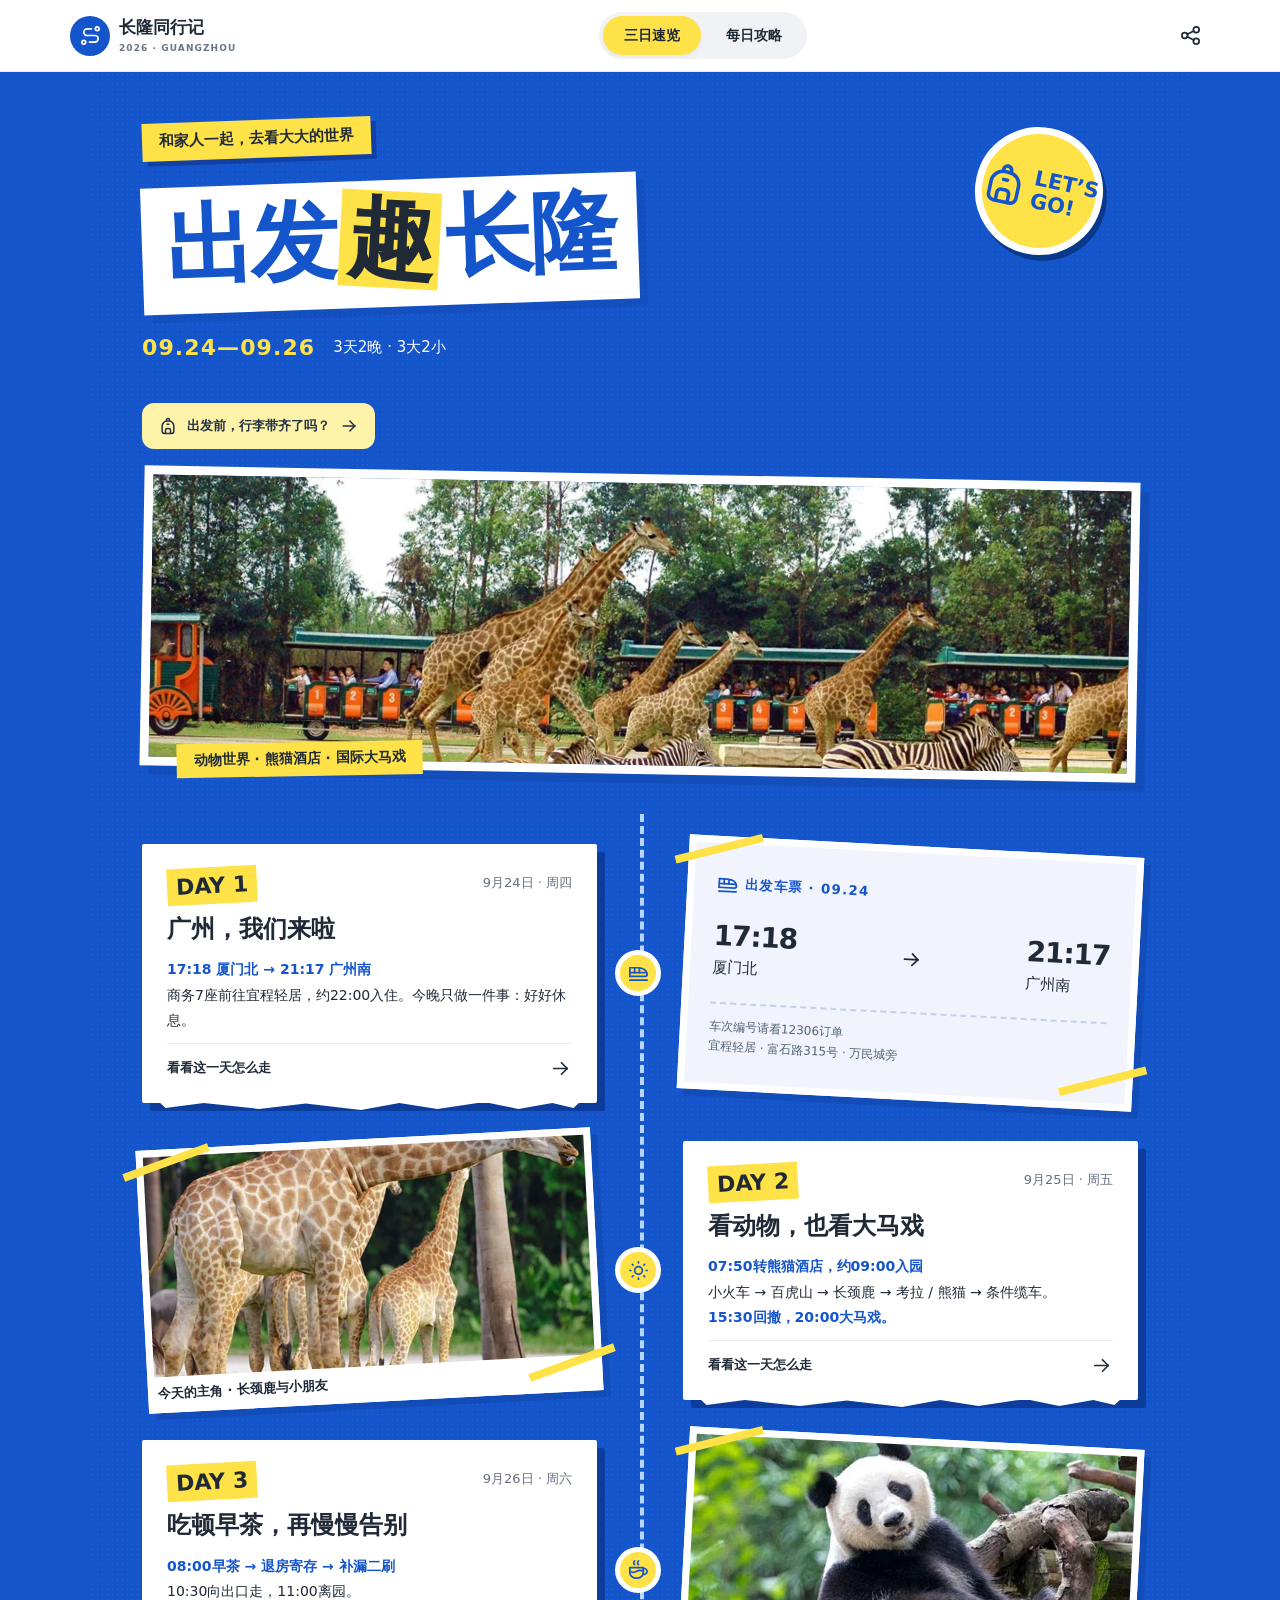
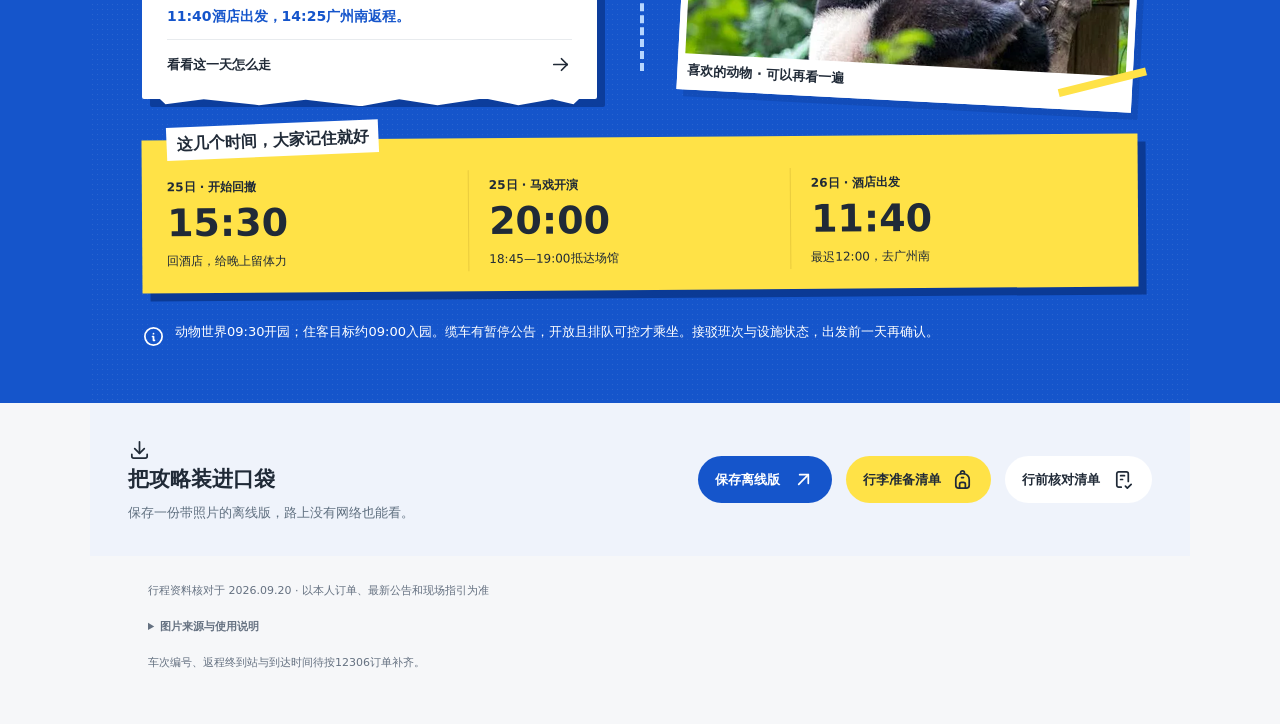
<file: index.html>
<!doctype html>
<html lang="zh-CN">
<head><meta charset="utf-8"><meta name="viewport" content="width=device-width,initial-scale=1,viewport-fit=cover"><meta name="theme-color" content="#1754c7"><meta name="description" content="广州长隆亲子行，三天两晚的家庭旅行手册。三日速览、每日路线、缆车与大马戏安排。"><title>出发趣长隆 · 家庭旅行手册</title><link rel="stylesheet" href="style.css"><link rel="stylesheet" href="park-map.css"><link rel="stylesheet" href="park-map-visual.css"><link rel="preload" as="image" type="image/webp" href="assets/park-painted-v3.webp" fetchpriority="high"><link rel="manifest" href="manifest.webmanifest"><link rel="apple-touch-icon" href="assets/app-icon-192.png"></head>
<body>
<a class="skip" href="#content">跳到行程</a>
<header class="topbar"><a class="brand" href="#" aria-label="回到攻略首页"><span class="brand-icon" data-icon="route"></span><span>长隆同行记<small>2026 · GUANGZHOU</small></span></a><div class="mode-switch" role="tablist" aria-label="选择阅读版本"><button id="quick-tab" role="tab" aria-selected="true" aria-controls="quick" data-mode="quick">三日速览</button><button id="detail-tab" role="tab" aria-selected="false" aria-controls="detail" data-mode="detail">每日攻略</button></div><button class="icon-button share-btn" aria-label="分享攻略" data-icon="share"></button></header>
<main id="content">
<section id="quick" role="tabpanel" aria-labelledby="quick-tab">
 <div class="poster">
  <div class="poster-head"><div class="ribbon">和家人一起，去看大大的世界</div><h1>出发<span>趣</span>长隆</h1><div class="poster-meta"><b>09.24—09.26</b><span>3天2晚 · 3大2小</span></div><div class="hero-sticker"><span data-icon="backpack"></span><b>LET’S<br>GO!</b></div></div>
  <button class="packing-shortcut poster-packing" data-packing-open="departure"><span data-icon="backpack"></span> 出发前，行李带齐了吗？ <span data-icon="arrow-right"></span></button><div class="photo-banner"><img src="assets/safari.webp" alt="长隆野生动物世界草原区的长颈鹿与斑马" width="1050" height="698"><span>动物世界 · 熊猫酒店 · 国际大马戏</span></div>
  <div class="journey" id="quick-days"></div>
  <div class="remember"><span class="paper-label">这几个时间，大家记住就好</span><div class="time-grid"><div><small>25日 · 开始回撤</small><b>15:30</b><p>回酒店，给晚上留体力</p></div><div><small>25日 · 马戏开演</small><b>20:00</b><p>18:45—19:00抵达场馆</p></div><div><small>26日 · 酒店出发</small><b>11:40</b><p>最迟12:00，去广州南</p></div></div></div>
  <div class="quick-note"><span data-icon="info-circle"></span><p>动物世界09:30开园；住客目标约09:00入园。缆车有暂停公告，开放且排队可控才乘坐。接驳班次与设施状态，出发前一天再确认。</p></div>
 </div>
</section>
<section id="detail" role="tabpanel" aria-labelledby="detail-tab" hidden>
 <div class="journal-cover"><img src="assets/safari.webp" alt="长隆野生动物世界草原区" width="1050" height="698"><div><span class="cover-tag">家庭旅行手册</span><h1>广州长隆，<br>和孩子慢慢玩。</h1><p>把喜欢的动物看两遍，把休息也排进行程。</p></div></div>
 <div class="journal-shell"><div class="trip-facts"><div><small>出行日期</small><b>9.24—9.26</b></div><div><small>同行人数</small><b>3大2小</b></div><div><small>旅行节奏</small><b>亲子慢游</b></div><div><small>核心体验</small><b>动物 + 马戏</b></div></div>
 <button class="packing-shortcut journal-packing" data-packing-open="park"><span data-icon="backpack"></span> 酒店轻装入园 · 带什么 / 存什么 <span data-icon="arrow-right"></span></button><div class="journal-layout"><aside class="side-nav"><span>我们的三天</span><button data-day="0">01 · 抵达广州</button><button data-day="1">02 · 动物与马戏</button><button data-day="2">03 · 早茶与返程</button><a href="#handbook">随手查备忘</a><p>游览时间均为建议窗口，随孩子状态调整。</p></aside><div class="journal-main">
 <nav class="day-tabs" aria-label="每日行程" role="tablist"><button id="day-tab-0" role="tab" aria-controls="day-content" data-day="0" aria-selected="true">DAY 1<small>9月24日</small></button><button id="day-tab-1" role="tab" aria-controls="day-content" data-day="1" aria-selected="false">DAY 2<small>9月25日</small></button><button id="day-tab-2" role="tab" aria-controls="day-content" data-day="2" aria-selected="false">DAY 3<small>9月26日</small></button></nav>
 <article id="day-content" role="tabpanel" aria-labelledby="day-tab-0"></article>
 <section id="handbook"><h2><mark>随手查</mark>旅行备忘</h2><p class="muted">用到时点开，行程里的问题在这里找。</p><div id="note-groups"></div></section>
 </div></div></div>
</section>
<section class="travel-tools"><div><span data-icon="download"></span><h2>把攻略装进口袋</h2><p>保存一份带照片的离线版，路上没有网络也能看。</p></div><a class="download-button" href="offline.html" download="广州长隆亲子行_图文离线版.html">保存离线版 <span data-icon="arrow-up-right"></span></a><button class="packing-button" data-packing-open="departure">行李准备清单 <span data-icon="backpack"></span></button><button class="checklist-button">行前核对清单 <span data-icon="checklist"></span></button></section>
</main>
<footer><p>行程资料核对于 2026.09.20 · 以本人订单、最新公告和现场指引为准</p><details><summary>图片来源与使用说明</summary><p>本页配图来自长隆官方网站，用于介绍相应目的地，并非本次旅行实拍；照片不代表设施当日开放状态。图片版权归原权利人所有。本攻略为家庭出行整理，与景区无隶属关系。</p><div id="credits"></div><p>界面图标：Tabler Icons（MIT）。<a href="https://github.com/tabler/tabler-icons" target="_blank" rel="noopener">查看图标来源</a></p></details><p>车次编号、返程终到站与到达时间待按12306订单补齐。</p></footer>
<dialog id="photo-dialog"><button class="close-dialog" aria-label="关闭照片" data-icon="x"></button><img alt=""><p></p></dialog>
<dialog id="check-dialog"><button class="close-dialog" aria-label="关闭清单" data-icon="x"></button><h2>出发前，再看一眼</h2><p class="muted">大家各自保存一份，现场少翻订单。</p><div id="check-items"></div><p class="check-progress" aria-live="polite"></p><small>勾选仅保存在当前设备；文件预览或隐私模式可能不保留。</small></dialog>
<dialog id="packing-dialog" aria-labelledby="packing-title">
<div class="packing-header"><button class="close-dialog" aria-label="关闭行李清单" data-icon="x"></button><h2 id="packing-title">行李准备清单</h2><p>带上需要的，把轻松也装进行李。</p>
<div class="packing-tabs" role="tablist" aria-label="选择行李清单"><button id="packing-tab-departure" role="tab" aria-selected="true" aria-controls="packing-departure" data-packing-tab="departure">厦门出发前</button><button id="packing-tab-park" role="tab" aria-selected="false" aria-controls="packing-park" data-packing-tab="park" tabindex="-1">酒店轻装入园</button></div>
<div class="packing-status"><span id="packing-progress" aria-live="polite"></span><progress id="packing-meter" aria-label="当前行李清单核对进度" value="0" max="14"></progress></div></div>
<div class="packing-body"><section id="packing-departure" role="tabpanel" aria-labelledby="packing-tab-departure"></section><section id="packing-park" role="tabpanel" aria-labelledby="packing-tab-park" hidden></section><p class="packing-footnote">选带项按自家需要取舍，不需要的确认后也可勾选。两份清单分别保存，勾选仅保留在当前浏览器；不会同步给同行家人，文件预览或隐私模式可能不保留。</p></div></dialog>
<div id="toast" role="status" aria-live="polite"></div><noscript><p>此图文版需要启用JavaScript显示时间轴。你也可以使用已经提供的PDF版攻略。</p></noscript>
<script src="icons.js"></script><script src="itinerary.js"></script><script src="park-map-data.js"></script><script src="app.js"></script><script src="park-map.js"></script><script src="pwa.js"></script><script src="packing.js"></script>
</body></html>
</file>
<file: style.css>
/* Inspired by the supplied travel poster and travel-journal references.
   Poster: cobalt / yellow / paper. Journal: white / ink / yellow marker.
   Motion 2, density 4. Cards 18px; controls pills; poster paper stays square. */
:root{--blue:#1555cb;--deep:#103f9f;--yellow:#ffe247;--ink:#202a37;--muted:#657181;--line:#e8ebee;--green:#24846b;--nav:72px;color-scheme:light}*{box-sizing:border-box}html{scroll-behavior:smooth;scroll-padding-top:150px}body{margin:0;background:#f6f7f9;color:var(--ink);font-family:system-ui,-apple-system,"PingFang SC","Microsoft YaHei",sans-serif;line-height:1.7}button,a{-webkit-tap-highlight-color:transparent}button,input{font:inherit}button,a,summary{touch-action:manipulation}button{cursor:pointer}button:active{transform:scale(.98)}a{color:inherit}img{display:block;max-width:100%;object-fit:cover}.icon{width:23px;height:23px;flex-shrink:0;vertical-align:middle;stroke-width:1.8}button{color:inherit}button:focus-visible,a:focus-visible,summary:focus-visible{outline:3px solid #ee9710;outline-offset:4px}[hidden]{display:none!important}.skip{position:fixed;top:-60px;left:15px;background:white;padding:10px;z-index:100}.skip:focus{top:8px}.topbar{height:var(--nav);background:#fff;display:flex;align-items:center;justify-content:space-between;padding:0 max(24px,calc((100vw - 1140px)/2));gap:20px;position:sticky;top:0;z-index:20;border-bottom:1px solid var(--line)}.brand{display:flex;align-items:center;gap:9px;text-decoration:none;font-size:17px;font-weight:850;line-height:1.25;white-space:nowrap}.brand small{display:block;font-size:9px;color:#697687;letter-spacing:.12em;margin-top:5px}.brand-icon{width:40px;height:40px;display:grid;place-items:center;color:white;background:var(--blue);border-radius:50%}.mode-switch{display:flex;background:#f0f2f5;border-radius:30px;padding:4px;gap:4px}.mode-switch button{border:0;background:transparent;padding:8px 21px;font-weight:750;font-size:14px;border-radius:25px;white-space:nowrap}.mode-switch button[aria-selected=true]{background:var(--yellow);box-shadow:0 2px 4px #1829480d}.icon-button{height:40px;width:40px;border:0;background:transparent;border-radius:50%;display:grid;place-items:center}.icon-button:hover{background:#f1f3f7}#quick{background:var(--blue);overflow:hidden}.poster{max-width:1100px;margin:auto;padding:48px 52px 55px;background-color:var(--blue);background-image:radial-gradient(#ffffff16 .7px,transparent .7px);background-size:5px 5px}.poster-head{position:relative;padding-bottom:36px}.ribbon{display:table;font-size:15px;font-weight:850;background:var(--yellow);padding:6px 17px;transform:rotate(-2deg);margin-bottom:22px;box-shadow:5px 5px 0 #113fa5}.poster h1{display:table;position:relative;font-size:clamp(44px,7.5vw,88px);font-weight:950;letter-spacing:-.04em;line-height:1.35;background:#fff;color:var(--blue);padding:0 24px 8px;transform:rotate(-2deg);margin:0;box-shadow:8px 8px 0 #0e3c973d}.poster h1 span{display:inline-block;color:var(--ink);background:var(--yellow);padding:0 8px;transform:rotate(5deg);margin:0 5px;line-height:1.1}.poster-meta{display:flex;align-items:center;gap:18px;color:#fff;margin-top:23px;font-size:15px}.poster-meta b{font-size:22px;color:var(--yellow);letter-spacing:.05em}.hero-sticker{position:absolute;right:35px;top:7px;background:var(--yellow);color:var(--blue);border:7px solid white;width:128px;height:128px;transform:rotate(12deg);border-radius:50%;display:flex;align-items:center;justify-content:center;gap:4px;box-shadow:5px 5px 0 #0a388a}.hero-sticker .icon{width:48px;height:48px}.hero-sticker b{font-size:21px;line-height:1.1}.photo-banner{position:relative;border:9px solid white;transform:rotate(1deg);height:300px;box-shadow:9px 9px 0 #0e3c9755;margin:3px 0 40px}.photo-banner img{width:100%;height:100%;object-position:center 49%}.photo-banner span{position:absolute;bottom:-17px;left:28px;background:var(--yellow);font-size:14px;font-weight:800;padding:5px 17px;transform:rotate(-2deg)}.journey{position:relative;padding-top:30px}.journey:before{content:'';position:absolute;left:50%;top:0;bottom:30px;border-left:4px dashed #b6d6ff}.journey-day{display:grid;grid-template-columns:1fr 50px 1fr;position:relative;margin:0 0 36px;gap:18px;align-items:center}.journey-day:nth-child(even) .day-paper{grid-column:3}.journey-day:nth-child(even) .day-visual{grid-column:1;grid-row:1}.day-paper{grid-column:1;background:#fff;padding:23px 25px;box-shadow:8px 8px 0 #0c3d9c;border-radius:2px;position:relative}.day-paper:after{content:'';position:absolute;left:15px;right:15px;bottom:-7px;height:10px;background:white;clip-path:polygon(0 0,100% 0,98% 80%,93% 30%,85% 90%,77% 20%,66% 90%,57% 30%,48% 100%,35% 35%,24% 90%,11% 30%,2% 80%)}.day-paper h2{font-size:24px;line-height:1.3;margin:10px 0 12px}.day-label{display:inline-block;background:var(--yellow);padding:0 9px;transform:rotate(-3deg);font-weight:900;font-size:22px}.day-date{float:right;font-size:13px;padding-top:5px;color:var(--muted)}.day-paper p{font-size:14px;line-height:1.8;margin:10px 0}.day-paper strong{color:var(--blue)}.day-paper .read-day{border:0;border-top:1px solid var(--line);padding:13px 0 0;background:transparent;width:100%;text-align:left;font-size:13px;font-weight:750;display:flex;justify-content:space-between;align-items:center}.day-pin{grid-column:2;grid-row:1;background:var(--yellow);border:5px solid white;width:46px;height:46px;border-radius:50%;display:grid;place-items:center;z-index:1;color:var(--blue)}.day-visual{grid-column:3;grid-row:1;transform:rotate(3deg);position:relative}.journey-day:nth-child(even) .day-visual{transform:rotate(-3deg)}.day-visual figure{margin:0;border:7px solid white;background:white;box-shadow:7px 7px 0 #0d3d9959}.day-visual img{width:100%;height:220px}.day-visual figcaption{font-size:13px;font-weight:800;padding:6px 3px 1px}.day-visual:before,.day-visual:after{content:'';position:absolute;z-index:2;background:var(--yellow);height:8px;width:90px;top:9px;left:-15px;transform:rotate(-17deg)}.day-visual:after{top:auto;bottom:25px;left:auto;right:-15px;transform:rotate(-17deg)}.train-ticket{background:#f1f4fc;border:7px solid white;padding:26px 22px;box-shadow:7px 7px 0 #0d3d9959}.train-ticket small{font-weight:800;letter-spacing:.1em;color:var(--blue)}.ticket-stations{display:flex;justify-content:space-between;align-items:center;gap:10px;margin-top:22px}.ticket-stations div{display:flex;flex-direction:column}.ticket-stations b{font-size:28px;letter-spacing:-.04em;line-height:1.3}.ticket-stations span{font-size:15px}.ticket-bottom{border-top:2px dashed #c3d0e9;margin-top:22px;padding-top:12px;font-size:12px;color:#526274}.remember{background:var(--yellow);padding:24px 25px 20px;margin-top:35px;box-shadow:8px 8px 0 #0b3a95;transform:rotate(-.4deg)}.paper-label{display:table;background:white;padding:3px 10px;font-weight:850;margin-top:-40px;transform:rotate(-2deg)}.time-grid{display:grid;grid-template-columns:repeat(3,1fr);gap:20px;padding-top:15px}.time-grid>div{border-right:1px solid #b8982850}.time-grid>div:last-child{border:0}.time-grid small{font-size:12px;font-weight:700}.time-grid b{font-size:38px;display:block;font-variant-numeric:tabular-nums;line-height:1.3}.time-grid p{font-size:12px;margin:2px 0}.quick-note{color:white;display:flex;gap:10px;margin-top:30px}.quick-note p{margin:0;font-size:13px;line-height:1.9}.quick-note .icon{margin-top:4px}.journal-cover{height:360px;position:relative;background:#223b31;overflow:hidden}.journal-cover>img{height:100%;width:100%;object-position:center 56%;filter:brightness(.65)}.journal-cover:after{content:'';position:absolute;inset:0;background:linear-gradient(90deg,#11252299,transparent 90%)}.journal-cover>div{position:absolute;left:max(28px,calc((100vw - 1080px)/2));top:55px;z-index:1;color:white}.cover-tag{font-size:13px;border-bottom:3px solid var(--yellow);padding-bottom:4px}.journal-cover h1{font-size:44px;line-height:1.25;margin:17px 0;font-weight:850;letter-spacing:-.03em}.journal-cover p{font-size:15px}.journal-shell{max-width:1100px;margin:auto;background:white;padding:0 38px 60px}.trip-facts{display:grid;grid-template-columns:repeat(4,1fr);position:relative;margin-top:-30px;z-index:2;background:#fff;box-shadow:0 6px 28px #2437470d;border-radius:18px;padding:20px 0;border:1px solid #edf0f3}.trip-facts>div{padding:0 20px;border-right:1px solid var(--line)}.trip-facts>div:last-child{border:0}.trip-facts small{font-size:12px;color:var(--muted);display:block}.trip-facts b{font-size:16px}.journal-layout{display:grid;grid-template-columns:180px minmax(0,1fr);gap:40px;margin-top:32px}.side-nav{position:sticky;top:104px;height:fit-content;display:flex;flex-direction:column;gap:5px;padding-top:15px;font-size:14px}.side-nav>span{font-weight:850;margin:0 0 16px 12px}.side-nav button,.side-nav a{background:transparent;border:0;border-radius:10px;text-align:left;text-decoration:none;padding:9px 12px;font-size:13px}.side-nav button.active{background:#fff5c7;font-weight:800}.side-nav p{font-size:12px;color:var(--muted);padding:0 12px;line-height:1.9}.journal-main{min-width:0}.day-tabs{display:flex;gap:10px;position:sticky;top:var(--nav);z-index:10;padding:12px 0;background:#fffffffa;border-bottom:1px solid var(--line)}.day-tabs button{border:0;border-radius:12px;padding:8px 20px;font-size:14px;font-weight:850;background:#f3f4f6;display:flex;gap:9px;align-items:center;white-space:nowrap}.day-tabs small{font-size:11px;font-weight:500;color:#53616f}.day-tabs button[aria-selected=true]{background:#fff0a6}.day-intro{padding:26px 0 22px}.day-intro h2{font-size:26px;line-height:1.5;margin:0 0 10px;letter-spacing:-.025em}.day-intro p{font-size:15px;color:#536171;margin:0;line-height:1.9}mark{background:linear-gradient(transparent 61%,var(--yellow) 61%,var(--yellow) 90%,transparent 90%);color:inherit;padding:0 3px}.timeline{position:relative;padding-left:33px}.timeline:before{content:'';position:absolute;top:21px;bottom:30px;left:10px;width:2px;background:#e8eeee}.stop{position:relative;margin:0 0 24px;padding:18px 20px;border-radius:18px;border:1px solid #edf0f0;box-shadow:0 4px 18px #25383206;background:#fff}.stop-marker{position:absolute;left:-39px;top:20px;width:31px;height:31px;display:grid;place-items:center;border:4px solid white;border-radius:50%;background:var(--green);color:white}.stop-marker .icon{width:17px;height:17px;stroke-width:2}.stop-head{display:flex;justify-content:space-between;gap:10px;align-items:flex-start}.stop-head .time{font-size:12px;color:var(--green);font-weight:800;letter-spacing:.02em}.stop h3{font-size:20px;line-height:1.45;margin:4px 0 8px;font-weight:850}.map-link{font-size:11px;text-decoration:none;display:grid;justify-items:center;flex-shrink:0;gap:1px;color:#495b67;padding:5px}.map-link .icon{width:22px;height:22px}.stop>p{font-size:15px;line-height:1.9;margin:0 0 12px}.stop .hint{background:#fff8d8;color:#63551f;border-radius:10px;padding:10px 12px;font-size:12px;line-height:1.8;margin:12px 0 0}.gallery{display:grid;grid-auto-flow:column;grid-auto-columns:minmax(0,1fr);gap:7px;overflow:hidden;margin-top:13px}.photo-button{border:0;padding:0;background:#eaf0ef;border-radius:10px;overflow:hidden;position:relative;min-width:0}.photo-button img{width:100%;height:155px;transition:transform .25s}.photo-button:hover img{transform:scale(1.04)}.photo-button>span{position:absolute;bottom:5px;right:6px;background:#183129a3;color:white;border-radius:50%;width:26px;height:26px;display:grid;place-items:center}.photo-button .icon{width:15px;height:15px}.gallery.single .photo-button img{height:240px}.transfer{display:flex;align-items:center;gap:10px;color:#546674;font-size:12px;background:#f5f7f8;border-radius:12px;padding:12px 15px;margin:0 0 22px 0;position:relative}.transfer>.icon{color:var(--green)}.transfer span{display:block;line-height:1.7}.stop details{margin-top:11px;border-top:1px solid var(--line);padding-top:10px;font-size:13px}.stop summary{cursor:pointer;color:#3e5267;font-weight:700}.stop details p{font-size:13px;line-height:1.9;color:#526170;margin:10px 0 0}.inline-source{font-size:11px;margin-top:12px;display:flex;gap:10px;flex-wrap:wrap;color:#697887}.inline-source a{text-decoration:underline;text-underline-offset:3px}.day-end{display:flex;justify-content:space-between;align-items:center;border:0;background:#fff1ad;border-radius:13px;padding:15px 18px;width:100%;font-size:14px;font-weight:800;margin-bottom:30px}#handbook{padding-top:28px;scroll-margin-top:20px}#handbook h2{font-size:24px;margin:0}#handbook>.muted{font-size:14px;margin:5px 0 20px}.muted{color:var(--muted)}.note-group{border-top:1px solid var(--line);padding:17px 0}.note-group>summary{font-size:15px;font-weight:800;cursor:pointer;list-style:none;display:flex;align-items:center;justify-content:space-between}.note-group summary .summary-title{display:flex;gap:12px;align-items:center}.note-group>summary .icon{width:21px;height:21px}.note-group[open]>summary>.icon{transform:rotate(180deg)}.note-block{padding:12px 0;font-size:13px}.note-block h4{margin:0 0 6px;font-size:14px}.note-block p{margin:0;color:#526170;line-height:1.9;white-space:pre-line}.travel-tools{max-width:1100px;margin:0 auto;background:#eff3fb;display:flex;flex-wrap:wrap;align-items:center;gap:14px;padding:32px 38px}.travel-tools>div{flex:1;min-width:250px}.travel-tools>div>.icon{display:none}.travel-tools h2{font-size:21px;margin:0 0 4px}.travel-tools p{font-size:13px;color:#607080;margin:0}.download-button,.checklist-button{border:0;border-radius:25px;padding:12px 17px;display:flex;align-items:center;gap:12px;font-size:13px;font-weight:800;text-decoration:none;white-space:nowrap}.download-button{background:var(--blue);color:white}.checklist-button{background:white;color:var(--ink)}footer{max-width:1024px;margin:25px auto 50px;font-size:11px;color:#657181;padding:0 20px;line-height:1.9}footer summary{cursor:pointer;font-weight:700}footer details{padding:8px 0}footer p{margin:7px 0}#credits{display:flex;flex-wrap:wrap;gap:8px 14px}dialog{border:0;border-radius:22px;padding:28px;color:var(--ink);max-width:min(640px,calc(100vw - 28px));max-height:85dvh;box-shadow:0 15px 70px #142b4b30}dialog::backdrop{background:#172233a8;backdrop-filter:blur(3px)}.close-dialog{position:absolute;right:12px;top:12px;width:36px;height:36px;display:grid;place-items:center;background:white;border:1px solid var(--line);border-radius:50%;z-index:1}#photo-dialog{padding:0;border-radius:16px;width:840px;max-width:calc(100vw - 24px);background:#fff}#photo-dialog>img{width:100%;max-height:72dvh;object-fit:contain;background:#0d1718}#photo-dialog>p{font-size:13px;margin:13px 20px}#check-dialog h2{font-size:24px;margin:6px 35px 7px 0}#check-dialog>.muted{font-size:13px}.check-item{display:flex;gap:12px;padding:13px 0;border-bottom:1px solid var(--line);font-size:14px;align-items:flex-start}.check-item input{width:20px;height:20px;accent-color:var(--blue);flex-shrink:0;margin-top:3px}.check-item:has(:checked) span{color:#84908d;text-decoration:line-through}.check-progress{font-size:13px;font-weight:800;color:var(--green)}#check-dialog>small{font-size:11px;color:var(--muted)}#toast{position:fixed;left:50%;bottom:30px;transform:translateX(-50%);background:#202b38;color:white;border-radius:30px;padding:12px 20px;font-size:13px;z-index:100;opacity:0;pointer-events:none;transition:opacity .2s;max-width:90vw;white-space:nowrap}#toast.show{opacity:1}
@media(max-width:767px){:root{--nav:64px}.topbar{padding:0 13px;gap:9px}.brand{font-size:14px;gap:7px}.brand-icon{width:32px;height:32px}.brand-icon .icon{width:20px;height:20px}.brand small{font-size:7px;letter-spacing:.06em}.mode-switch{gap:0;padding:3px}.mode-switch button{padding:8px 12px;font-size:12px}.share-btn{width:30px;height:36px}.share-btn .icon{width:20px}.poster{padding:30px 22px 36px}.poster-head{padding-bottom:20px}.ribbon{font-size:11px;padding:5px 10px;margin-bottom:17px}.poster h1{font-size:clamp(34px,10vw,64px);padding:2px 10px 7px;max-width:100%;white-space:nowrap}.poster h1 span{margin:0 3px;padding:0 5px}.hero-sticker{width:65px;height:65px;border-width:4px;right:0;top:-6px;transform:rotate(15deg)}.hero-sticker .icon{width:26px;height:26px}.hero-sticker b{font-size:11px}.poster-meta{margin-top:19px;gap:10px;font-size:11px}.poster-meta b{font-size:16px}.photo-banner{height:190px;border-width:6px;margin:8px 0 33px}.photo-banner span{left:10px;font-size:10px;padding:4px 10px;bottom:-15px}.journey{padding-top:0}.journey:before{left:14px;top:0;bottom:20px;border-width:3px}.journey-day{display:grid;grid-template-columns:30px minmax(0,1fr);gap:0 14px;margin-bottom:31px;align-items:start}.day-paper,.journey-day:nth-child(even) .day-paper{grid-column:2;grid-row:1;padding:18px 18px 14px}.day-pin{grid-column:1;grid-row:1;left:-3px;top:20px;width:35px;height:35px;border-width:4px;position:relative}.day-pin .icon{width:18px;height:18px}.day-visual,.journey-day:nth-child(even) .day-visual{grid-column:2;grid-row:2;margin:16px 5px 0;transform:rotate(2deg)}.day-visual img{height:160px}.day-visual figure{border-width:5px}.day-visual figcaption{font-size:11px;padding:5px 3px 1px}.day-paper h2{font-size:22px;margin:10px 0}.day-label{font-size:18px}.day-date{font-size:11px;padding-top:2px}.day-paper p{font-size:13px;line-height:1.85}.day-paper .read-day{font-size:12px;padding-top:10px}.train-ticket{padding:16px 14px;border-width:5px}.train-ticket small{font-size:10px}.ticket-stations{margin-top:13px}.ticket-stations b{font-size:26px}.ticket-stations span{font-size:12px}.ticket-bottom{margin-top:14px;padding-top:9px;font-size:11px}.remember{padding:19px 16px 18px;margin-top:43px}.paper-label{font-size:13px;max-width:100%;margin-top:-35px}.time-grid{gap:10px;grid-template-columns:1fr;padding-top:11px}.time-grid>div{display:grid;grid-template-columns:1fr 90px;border-right:0;border-bottom:1px solid #b8982850;padding:8px 0}.time-grid small{font-size:12px;align-self:end}.time-grid b{grid-column:2;grid-row:1 / span 2;font-size:30px;text-align:right}.time-grid p{grid-column:1;font-size:11px}.quick-note{gap:8px;margin-top:24px}.quick-note p{font-size:11px;line-height:1.9}.quick-note .icon{width:19px;height:19px}.journal-cover{height:280px}.journal-cover>div{left:23px;top:35px}.journal-cover h1{font-size:34px;margin:15px 0}.journal-cover p{font-size:12px;margin:14px 20px 0 0}.cover-tag{font-size:11px}.journal-shell{padding:0 16px 35px}.trip-facts{margin-top:-24px;padding:15px 0;border-radius:15px}.trip-facts>div{padding:0 9px;text-align:center}.trip-facts small{font-size:10px}.trip-facts b{font-size:12px;white-space:nowrap}.journal-layout{display:block;margin-top:15px}.side-nav{display:none}.day-tabs{gap:8px;padding:10px 0;margin:0 -1px}.day-tabs button{padding:9px 11px;gap:5px;font-size:12px;flex:1;justify-content:center}.day-tabs small{font-size:9px}.day-intro{padding:23px 4px 20px}.day-intro h2{font-size:23px}.day-intro p{font-size:14px;line-height:1.9}.timeline{padding-left:27px}.timeline:before{left:8px}.stop{padding:16px 14px;border-radius:16px;margin-bottom:20px}.stop-marker{left:-33px;width:28px;height:28px;top:18px}.stop-marker .icon{width:16px;height:16px}.stop h3{font-size:18px;margin:4px 0 8px}.stop-head .time{font-size:11px}.stop>p{font-size:14px;line-height:1.9}.stop .hint{font-size:12px}.gallery{gap:5px;overflow:auto;grid-auto-columns:calc(50% - 3px);scroll-snap-type:x mandatory;padding-bottom:1px}.gallery.single{grid-auto-columns:100%}.photo-button{scroll-snap-align:start;border-radius:8px}.photo-button img{height:125px}.gallery.single .photo-button img{height:190px}.transfer{font-size:11px;padding:10px 12px;line-height:1.8}.map-link{font-size:10px;padding:3px 0 3px 6px}.map-link .icon{width:19px;height:19px}.stop details p{font-size:12px}.stop summary{font-size:12px}.day-end{font-size:13px}.travel-tools{padding:26px 22px;gap:12px}.travel-tools>div{flex-basis:100%;margin-bottom:8px}.travel-tools h2{font-size:20px}.travel-tools p{font-size:12px}.download-button,.checklist-button{padding:11px 14px;font-size:12px;gap:7px}.download-button .icon,.checklist-button .icon{width:18px;height:18px}footer{font-size:10px;margin:23px auto 30px}dialog{padding:22px}#check-dialog h2{font-size:21px}.check-item{font-size:13px}#toast{font-size:12px}}
@media(max-width:360px){.brand small{display:none}.brand-icon{display:none}.mode-switch button{padding:8px 10px}.poster{padding-inline:18px}.hero-sticker{display:none}.poster-meta{font-size:10px;gap:8px}.day-tabs button{padding-inline:8px}.trip-facts b{font-size:11px}}
@media(prefers-reduced-motion:reduce){html{scroll-behavior:auto}*,*:before,*:after{transition:none!important;animation:none!important}}@media print{.topbar,.travel-tools,footer,.side-nav,.day-tabs,.share-btn,.read-day,.day-end{display:none!important}.poster{max-width:100%}.journal-cover{height:220px}.journal-layout{display:block}.stop,.journey-day{break-inside:avoid}dialog{display:none}}

/* Packing lists: two independently saved checklists. */
.packing-button{border:0;border-radius:25px;padding:12px 17px;display:flex;align-items:center;gap:10px;font-size:13px;font-weight:800;background:var(--yellow);white-space:nowrap}
.packing-shortcut{display:flex;align-items:center;gap:9px;border:0;border-radius:12px;padding:12px 16px;font-size:13px;font-weight:750;text-align:left}.packing-shortcut>.icon:last-child{margin-left:auto}.poster-packing{background:#fff3aa;color:#223146;margin:0 0 25px}.journal-packing{width:100%;margin:25px 0 0;background:#fff8db}.packing-shortcut .icon{width:20px;height:20px}
#packing-dialog{padding:0;width:600px;overscroll-behavior:contain}.packing-header{position:sticky;top:0;z-index:3;background:#fff;padding:25px 26px 15px;border-bottom:1px solid var(--line)}.packing-header h2{font-size:24px;margin:0 36px 3px 0}.packing-header>p{font-size:13px;color:var(--muted);margin:0 0 16px}.packing-tabs{display:flex;gap:8px}.packing-tabs button{flex:1;border:0;border-radius:12px;padding:11px 8px;font-size:14px;font-weight:750;background:#f2f4f6}.packing-tabs button[aria-selected=true]{background:#fff0a6}.packing-status{display:flex;gap:15px;align-items:center;margin-top:13px;font-size:12px;color:var(--green);font-weight:750}.packing-status progress{flex:1;width:80px;height:6px;accent-color:var(--green);border:0;border-radius:5px;overflow:hidden}.packing-status progress::-webkit-progress-bar{background:#edf1ee}.packing-status progress::-webkit-progress-value{background:var(--green)}.packing-body{padding:0 26px 24px}.packing-intro{font-size:13px;color:var(--muted);line-height:1.9;margin:18px 0 22px}.packing-group{border:0;padding:0;margin:0 0 24px;min-width:0}.packing-group legend{font-size:15px;font-weight:800;color:var(--blue);padding:0 0 3px}.packing-item{cursor:pointer}.packing-item b{font-weight:700;font-size:14px;display:block}.packing-item small{display:block;font-size:12px;line-height:1.8;margin-top:4px;color:var(--muted)}.packing-note{padding:13px 15px;background:#fff8db;border-radius:12px;font-size:13px;line-height:1.9}.packing-source{font-size:12px;color:var(--blue)}.packing-footnote{font-size:11px;color:var(--muted);line-height:1.8;margin-top:20px}
@media(max-width:767px){.travel-tools>div{min-width:0}.packing-button{font-size:12px;padding:11px 14px}.packing-header{padding:20px 18px 13px}.packing-body{padding:0 18px 20px}.packing-header h2{font-size:21px}.packing-tabs button{font-size:13px}.packing-shortcut{font-size:12px;padding:11px 12px}.poster-packing{width:100%;margin-bottom:23px}}
@media print{.packing-shortcut{display:none!important}}
</file>
<file: park-map.css>
day-two-map{display:block;margin:0 0 32px;--pm-ink:#203c37;--pm-green:#256355;--pm-orange:#c5532a;--pm-blue:#1754c7;color:var(--pm-ink);font-size:14px;line-height:1.6;scroll-margin-top:85px}
day-two-map *{box-sizing:border-box}day-two-map button,day-two-map select{font:inherit}day-two-map button{cursor:pointer;touch-action:manipulation}day-two-map button:focus-visible,day-two-map select:focus-visible,day-two-map [role=button]:focus-visible{outline:3px solid #1754c7;outline-offset:3px}day-two-map [hidden]{display:none!important}
.pm-frame{border:1px solid #d9e2d9;border-radius:20px;overflow:hidden;background:#fff}.pm-heading{padding:21px 22px 16px;display:flex;justify-content:space-between;gap:12px;align-items:center}.pm-heading h3{font-size:24px;letter-spacing:-.7px;margin:0;line-height:1.3}.pm-heading p{margin:4px 0 0;color:#62746c;font-size:12px}.pm-heading>span{font-size:11px;background:#f3f5e9;padding:7px 10px;border-radius:8px;white-space:nowrap}
.pm-status{display:flex;align-items:center;justify-content:space-between;background:#f0f5ef;border-top:1px solid #dfe7da;padding:10px 16px;gap:12px;font-size:12px}.pm-status strong{font-size:14px}.pm-status button{border:0;background:transparent;color:#245d51;min-height:40px;font-weight:700;white-space:nowrap;text-decoration:underline;text-underline-offset:3px}
.pm-stage{height:530px;position:relative;background:#f4f5e7;overflow:hidden;isolation:isolate;scroll-margin-top:76px}.pm-map{width:100%;height:100%;display:block;touch-action:none;user-select:none;cursor:grab}.pm-map:active{cursor:grabbing}.pm-map [role=button]{cursor:pointer;outline:none}.pm-map [role=button]:focus .pm-pin{stroke:#1754c7;stroke-width:6}.pm-pin{fill:#fff;stroke:#c5532a;stroke-width:3}.pm-node.selected .pm-pin{fill:#c5532a}.pm-node.selected .pm-number{fill:white}.pm-number{fill:#ab4320;font-size:19px;font-weight:800;text-anchor:middle;dominant-baseline:central;pointer-events:none}.pm-label{font-size:18px;font-weight:750;fill:#203c37;paint-order:stroke;stroke:#fffff8;stroke-width:6;stroke-linejoin:round;pointer-events:none}.pm-time{font-size:13px;fill:#64745a;paint-order:stroke;stroke:#fffff8;stroke-width:4;pointer-events:none}.pm-facility text{font-size:16px;fill:white;text-anchor:middle;dominant-baseline:central;pointer-events:none}.pm-facility circle{fill:#1754c7;stroke:white;stroke-width:3}.pm-facility[data-type=food] circle{fill:#9b5526}.pm-facility[data-type=cable] circle{fill:#386e7e}.pm-facility[data-type=rest] circle{fill:#426855}.pm-you text{font-size:15px;fill:#1754c7;font-weight:800;paint-order:stroke;stroke:white;stroke-width:5}.pm-you{pointer-events:none}.pm-map image{pointer-events:none}
.pm-map-key{position:absolute;top:14px;left:14px;background:#ffffffed;border-radius:9px;padding:7px 10px;font-size:11px;pointer-events:none;box-shadow:0 2px 12px #3147340d}.pm-map-key i{display:inline-block;width:20px;height:3px;background:#c5532a;vertical-align:middle;margin-right:6px}.pm-zoom{position:absolute;right:12px;top:12px;display:grid;gap:5px}.pm-zoom button{border:1px solid #d9e2d9;background:white;border-radius:10px;min-width:44px;height:44px;font-size:21px;color:#274237;box-shadow:0 2px 6px #27423709}.pm-zoom button:last-child{font-size:12px}.pm-hint{position:absolute;bottom:9px;left:12px;font-size:10px;background:#ffffffe0;padding:4px 8px;border-radius:5px;color:#596652;pointer-events:none}
.pm-layers{display:grid;grid-template-columns:repeat(6,1fr);gap:3px;padding:8px;background:#fff;border-top:1px solid #d9e2d9}.pm-layers button{display:flex;flex-direction:column;align-items:center;gap:2px;justify-content:center;min-height:58px;padding:5px 2px;border:0;border-radius:10px;background:white;color:#55665d;font-weight:650;font-size:12px}.pm-layers button[aria-pressed=true]{background:#eaf2ea;color:#245d51}.pm-layers .icon{width:22px;height:22px}.pm-glyph{display:grid;place-items:center;height:23px;font-weight:800;font-size:17px}.pm-info{min-height:36px;background:#fafbf6;padding:8px 16px;color:#60705f;font-size:11px;border-top:1px solid #edf0e5}.pm-info a{color:inherit}.pm-controls{display:flex;gap:8px;padding:12px 16px;flex-wrap:wrap}.pm-controls label{display:flex;align-items:center;gap:8px;font-size:12px;flex:1;min-width:0}.pm-controls select{min-width:0;width:100%;max-width:220px;padding:9px;border:1px solid #dae2d7;border-radius:8px;background:#fff;color:#294236}.pm-controls>button{border:1px solid #dae2d7;padding:8px 12px;background:#fff;border-radius:8px;color:#294236;min-height:44px}.pm-message{margin:0;padding:0 16px 12px;color:#365d51;font-size:12px}.pm-message:empty{display:none}
.pm-sheet{position:absolute;z-index:4;bottom:0;left:0;right:0;background:#fff;border-radius:20px 20px 0 0;padding:16px 21px 20px;box-shadow:0 -8px 32px #24453620;max-height:58%;overflow:auto;overscroll-behavior:contain}.pm-sheet::before{content:'';display:block;width:36px;height:4px;border-radius:4px;background:#d9dfd5;margin:0 auto 13px}.pm-sheet-close{position:absolute;right:12px;top:14px;border:0;background:#f0f3ed;width:36px;height:36px;border-radius:50%;font-size:22px;color:#44594e}.pm-sheet h4{font-size:22px;line-height:1.35;margin:0 40px 8px 0;outline:0}.pm-sheet .pm-overline{font-size:11px;font-weight:750;color:#a84925;margin:0 0 3px}.pm-sheet p{font-size:12px;margin:8px 0;line-height:1.7}.pm-facts{display:flex;gap:28px;margin:10px 0}.pm-facts small{display:block;font-size:10px;color:#71816e}.pm-facts b{font-size:16px}.pm-next{background:#f4f6ed;padding:8px 11px;border-radius:7px;font-size:12px;margin:9px 0}.pm-near{display:flex;gap:6px;flex-wrap:wrap;margin:7px 0}.pm-near button{font-size:11px;border:1px solid #dce4d7;border-radius:7px;background:white;color:#356052;padding:7px 9px;min-height:36px}.pm-actions{display:flex;flex-wrap:wrap;gap:8px;margin-top:12px}.pm-actions button,.pm-actions a{flex:1;min-width:100px;text-align:center;border:1px solid #d5ded2;border-radius:9px;padding:10px 12px;text-decoration:none;color:#2c5747;background:white;font-size:12px;min-height:44px;font-weight:750}.pm-actions .pm-primary{background:#256355;border-color:#256355;color:white}.pm-guidance{padding:12px 16px;background:#edf3fb;border-top:1px solid #d8e4f4;font-size:12px}.pm-guidance b{display:block;font-size:14px;margin-bottom:3px}.pm-guidance p{margin:4px 0}.pm-guidance button{margin-top:7px;background:#fff;border:1px solid #c6d4e5;padding:8px 12px;border-radius:7px;color:#1754c7;min-height:40px}.pm-source{font-size:11px;margin-top:8px;color:#748070}.pm-source summary{cursor:pointer}.pm-source p{line-height:1.7;margin:6px 0}.pm-source a{color:inherit}.pm-calibration select{display:block;width:100%;padding:12px;margin:12px 0;border:1px solid #d9e2d9;background:white;border-radius:9px}
@media(min-width:1000px){.pm-stage{height:620px}.pm-sheet{max-width:430px;left:12px;bottom:12px;border-radius:18px;max-height:65%}.pm-map-key{max-width:70%}}
@media(max-width:600px){.pm-heading{padding:17px 15px 13px}.pm-heading h3{font-size:22px}.pm-heading>span{display:none}.pm-stage{height:64dvh;min-height:420px;max-height:610px}.pm-sheet{padding:13px 16px 17px;max-height:57%}.pm-sheet h4{font-size:20px}.pm-status{padding:8px 12px}.pm-status strong{font-size:12px}.pm-status button{font-size:11px}.pm-map-key{font-size:10px;left:9px;top:10px}.pm-controls{padding:10px;gap:6px}.pm-controls label{font-size:11px}.pm-controls>button{font-size:11px;padding:8px}.pm-layers{gap:0;padding:5px}.pm-layers button{font-size:11px}.pm-label{font-size:19px}.pm-time{font-size:14px}}
@media(prefers-reduced-motion:no-preference){.pm-sheet{animation:pm-up .18s ease-out}@keyframes pm-up{from{transform:translateY(16px);opacity:.5}to{transform:translateY(0);opacity:1}}}
@media print{.pm-stage{height:500px}.pm-sheet,.pm-zoom,.pm-controls,.pm-layers{display:none}.pm-map{touch-action:auto}}
</file>
<file: park-map-visual.css>
/* Independent watercolor base beneath the coordinate-locked interactive SVG.
   All selectors are scoped to day-two-map. No functional layer is replaced. */
day-two-map{--pm-orange:#d96a42;--pm-ink:#314d43;--pm-green:#42735e;--pm-blue:#377bd0}
day-two-map .pm-frame{border-color:#dedacb;border-radius:21px;background:#fffdf7;box-shadow:0 8px 26px #55624a09}
day-two-map .pm-heading{padding:15px 19px 12px;background:#fffdf7}
day-two-map .pm-heading h3{font-size:21px;letter-spacing:-.4px;font-weight:800}
day-two-map .pm-heading p{font-size:11px;color:#7c8371}
day-two-map .pm-heading>span{background:#f4edda;color:#826241;border-radius:3px}
day-two-map .pm-status{background:#f0f3e7;border-color:#e0e5d4;padding:7px 16px}
day-two-map .pm-status strong{font-size:13px}
day-two-map .pm-stage{background:#f4f2e4;background-image:radial-gradient(#b9ae902b .6px,transparent .6px);background-size:5px 7px}
day-two-map .pm-artwork,day-two-map .pm-paths,day-two-map .pm-sign,day-two-map .pm-node-halo{pointer-events:none}
day-two-map .pm-artwork{opacity:1}
/* HTML touch boundary: the sheet is a sibling, so its scrolling stays native. */
day-two-map .pm-surface{width:100%;height:100%;touch-action:none;overscroll-behavior:contain}
day-two-map .pm-surface .pm-map,day-two-map .pm-surface .pm-map *{touch-action:none}
day-two-map .pm-paths>g:nth-child(1){stroke:#fff8e8;stroke-width:14;opacity:.97}
day-two-map .pm-paths>g:nth-child(2)[stroke="#c5532a"]{stroke:var(--pm-orange);stroke-width:7}
day-two-map .pm-paths>g:nth-child(2)[stroke="#c9cec2"]{stroke:#acb6a6;stroke-width:5;opacity:.66}
day-two-map .pm-paths>[stroke="#c5532a"]{stroke:#b94c29;stroke-width:4}
day-two-map .pm-paths>g[stroke="#1754c7"]{stroke:var(--pm-blue);stroke-width:7}
day-two-map .pm-paths>[stroke="#1754c7"]{stroke:var(--pm-blue)}
day-two-map .pm-paths>path[stroke-dasharray]{stroke-width:4;stroke-dasharray:7 8}
day-two-map .pm-node-halo{fill:none;stroke:none}
day-two-map .pm-pin{fill:#fffcf0;stroke:#c9714f;stroke-width:3;filter:drop-shadow(0 2px 1px #71563b29)}
day-two-map .pm-number{fill:#a55431;font-family:Georgia,serif;font-size:21px;font-weight:700}
day-two-map .pm-sign{fill:#fff8e7;stroke:#c6b18b;stroke-width:1.2;filter:drop-shadow(1px 2px 0 #71563b26)}
day-two-map .pm-label{font-family:'KaiTi','STKaiti','Microsoft YaHei',sans-serif;font-size:18px;fill:#3d5949;stroke:#fff8e7;stroke-width:2;font-weight:750}
day-two-map .pm-time{fill:#8a7d64;stroke:#fff8e7;stroke-width:2;font-size:12px}
day-two-map .pm-node.is-complete .pm-pin{fill:#edece3;stroke:#a4a897}
day-two-map .pm-node.is-complete .pm-number{fill:#838a77}
day-two-map .pm-node.is-complete .pm-sign{fill:#f0eee4;stroke:#c7c8b8}
day-two-map .pm-node.is-complete .pm-label{fill:#828877;stroke:#f0eee4}
day-two-map .pm-node.is-current .pm-pin{fill:#d96a42;stroke:#fffcf0;stroke-width:4}
day-two-map .pm-node.is-current .pm-number{fill:white}
day-two-map .pm-node.is-current .pm-node-halo{stroke:#dd9367;stroke-width:3;opacity:.55}
day-two-map .pm-node.is-next .pm-pin{stroke:#62905d;stroke-width:4}
day-two-map .pm-node.is-target .pm-pin,day-two-map .pm-node.selected .pm-pin{fill:#377bd0;stroke:white;stroke-width:4}
day-two-map .pm-node.is-target .pm-number,day-two-map .pm-node.selected .pm-number{fill:white}
day-two-map .pm-facility circle{stroke:#fffdf6;stroke-width:4;filter:drop-shadow(0 2px 2px #354d402a)}
day-two-map .pm-facility.is-target circle{stroke:#f8b854;stroke-width:6}
day-two-map .pm-you>g>circle:first-child{stroke:#377bd0;stroke-dasharray:none;opacity:.45}
day-two-map .pm-you>g>circle:nth-child(2){fill:#377bd0;filter:drop-shadow(0 0 4px #377bd060)}
day-two-map .pm-you text{fill:#2c67aa;stroke:#fffdf0;font-size:14px}
day-two-map[data-map-detail=overview] .pm-label,day-two-map[data-map-detail=overview] .pm-time,day-two-map[data-map-detail=overview] .pm-sign{display:none}
day-two-map[data-map-detail=overview] .pm-pin{r:24;stroke-width:4}
day-two-map[data-map-detail=overview] .pm-number{font-size:25px}
day-two-map[data-map-detail=overview] .pm-you text{display:none}
day-two-map[data-map-detail=area] .pm-time,day-two-map[data-map-detail=area] .pm-label-extra{display:none}
day-two-map[data-map-detail=area] .pm-sign{height:31px;y:-24px;width:var(--pm-sign-short-width)}
day-two-map .pm-map-key{background:#fffdf0eb;border:1px solid #e4d6b9;border-radius:4px;box-shadow:1px 3px 0 #806b4212;color:#746044;font-size:10px;padding:6px 9px}
day-two-map .pm-map-key i{background:var(--pm-orange);height:4px;border-radius:4px}
day-two-map .pm-zoom button{background:#fffdf3;border-color:#d8d0b9;color:#586846;border-radius:11px;box-shadow:1px 3px 0 #806b4212}
day-two-map .pm-hint{background:#fffdf0e8;color:#79765f;font-size:9px}
day-two-map .pm-layers{background:#fffdf8;border-color:#e4dece}
day-two-map .pm-layers button{background:transparent;color:#66755c}
day-two-map .pm-layers button[aria-pressed=true]{background:#e9eed9;color:#446345}
day-two-map .pm-info{background:#f6f5e9;color:#788069}
day-two-map .pm-sheet{background:#fffef8;max-height:40%;border:1px solid #e6decb;border-bottom:0;box-shadow:0 -5px 24px #3e513621}
day-two-map .pm-sheet::before{background:#cfc7af;margin-bottom:9px}
day-two-map .pm-sheet h4{font-size:20px;color:#3f5948}
day-two-map .pm-sheet .pm-overline{color:#ba6747}
day-two-map .pm-sheet-close{background:#f2eedf;color:#716e5c}
day-two-map .pm-next{background:#f1f2e4}
day-two-map .pm-actions .pm-primary{background:#54765b;border-color:#54765b}
day-two-map .pm-navigation-overlay,day-two-map .pm-illustration-base{pointer-events:none}
day-two-map .pm-paths>g:nth-child(2)[stroke="#c5532a"] .pm-route-complete{stroke:#a8ad95;opacity:.55}
@media(max-width:600px){day-two-map .pm-heading{padding:13px 15px 10px}day-two-map .pm-heading h3{font-size:19px}day-two-map .pm-stage{height:48dvh;min-height:330px;max-height:440px}day-two-map .pm-status{padding:6px 12px}day-two-map .pm-sheet{max-height:40%;padding:11px 15px 15px}day-two-map .pm-sheet h4{font-size:19px}}
@media(prefers-reduced-motion:no-preference){day-two-map .pm-node.is-current .pm-node-halo{animation:pm-node-breathe 2.8s ease-in-out infinite}day-two-map .pm-you>g>circle:nth-child(2){animation:pm-you-breathe 2.6s ease-in-out infinite}@keyframes pm-node-breathe{0%,100%{stroke-opacity:.3;stroke-width:2}50%{stroke-opacity:.85;stroke-width:5}}@keyframes pm-you-breathe{0%,100%{fill-opacity:1;stroke-width:3}50%{fill-opacity:.65;stroke-width:5}}}
</file>
